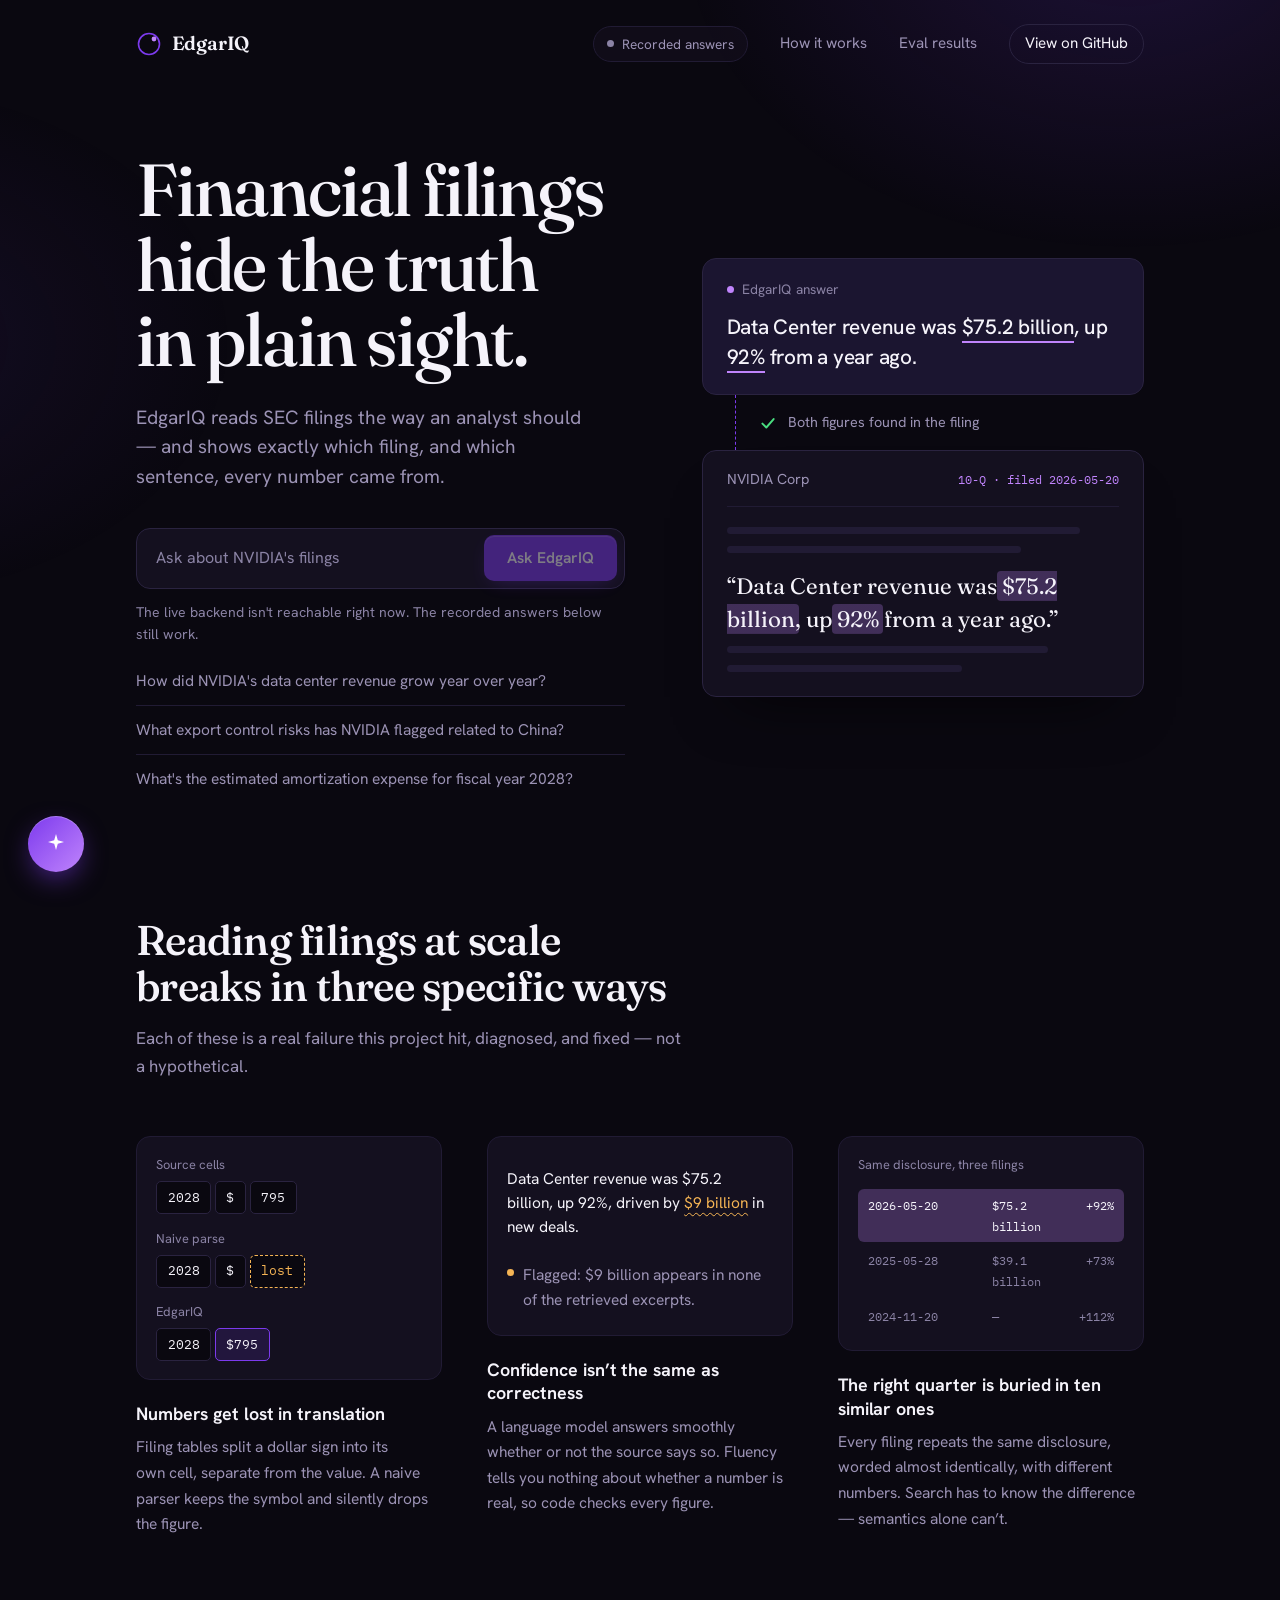
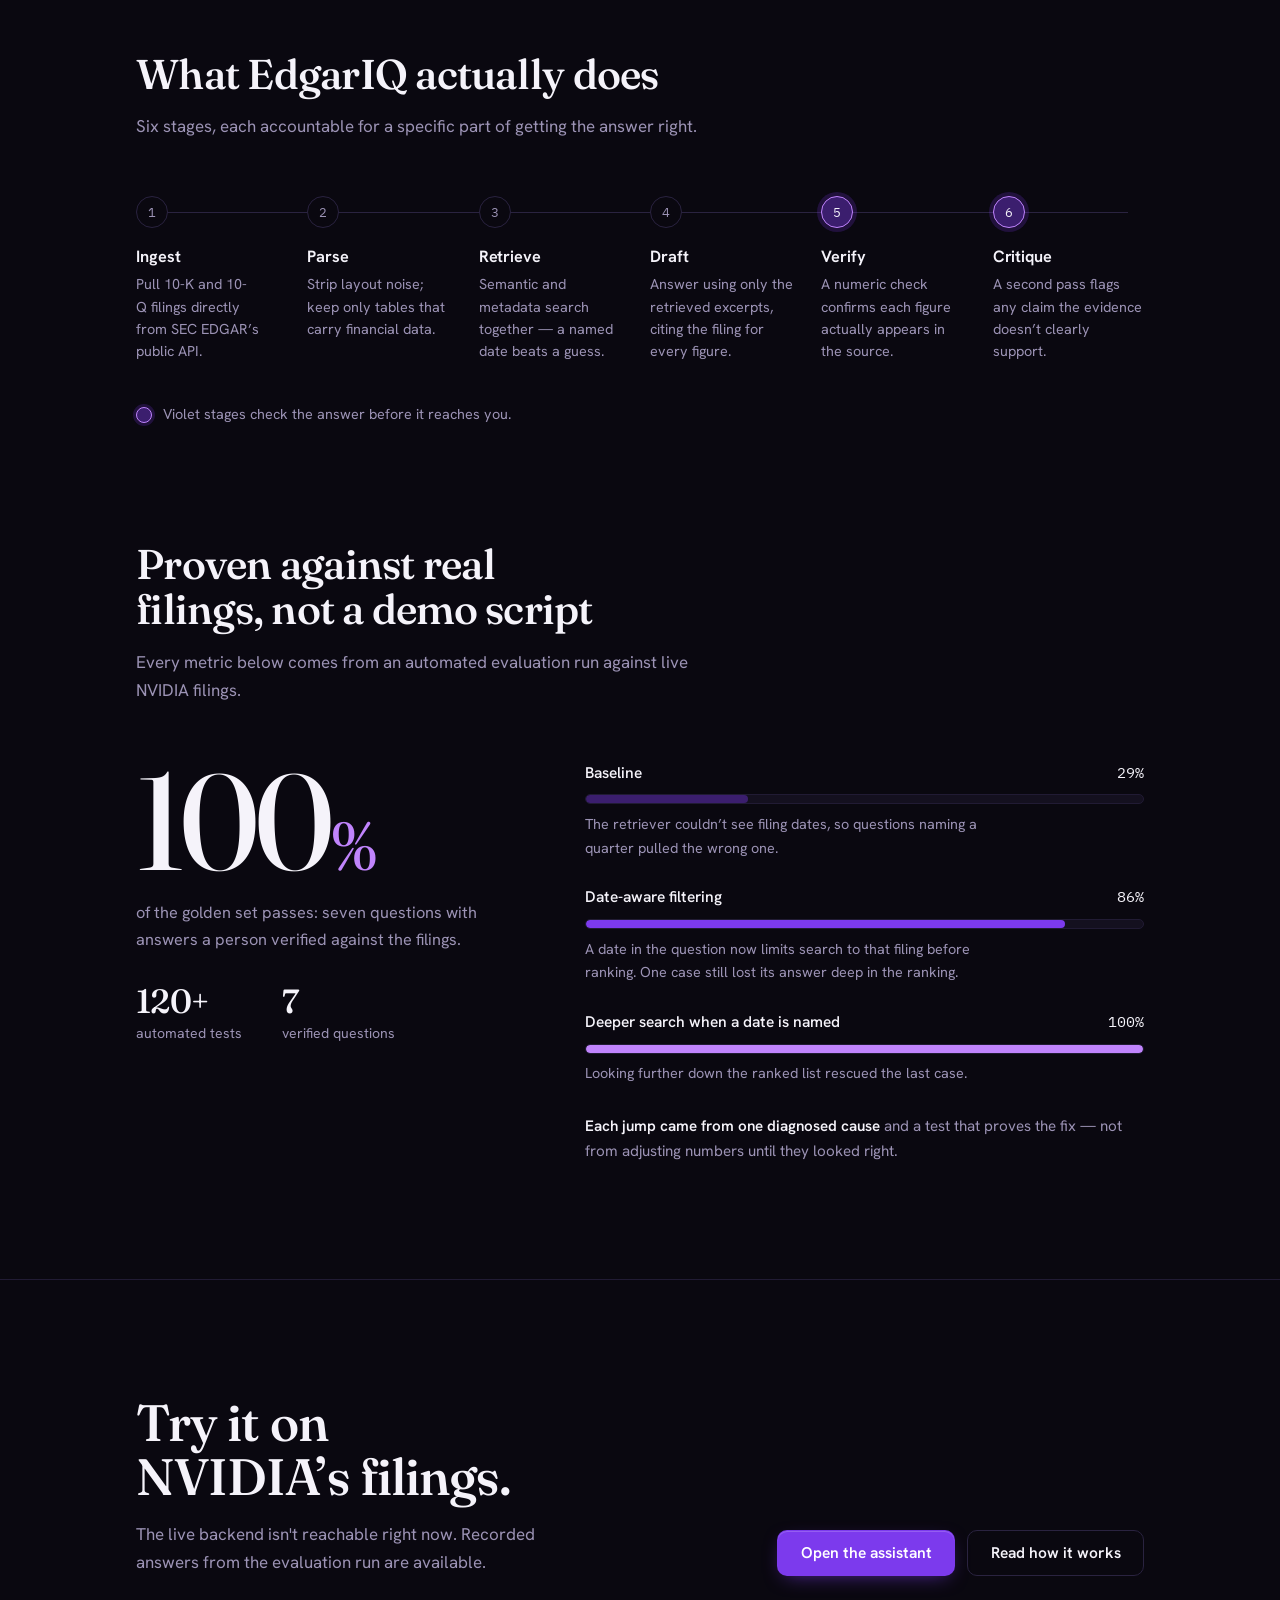
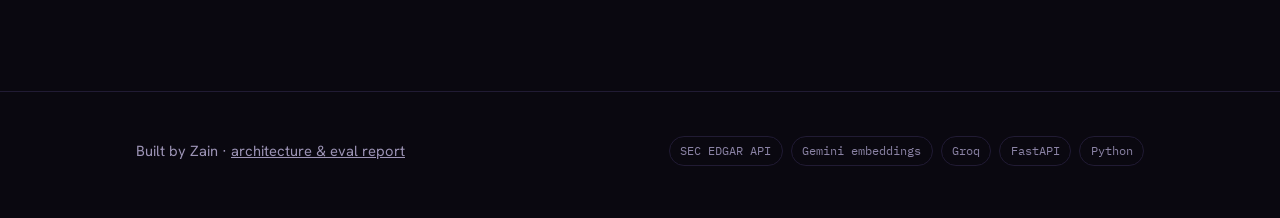
<file: index.html>
<!DOCTYPE html>
<html lang="en">
<head>
<meta charset="UTF-8">
<meta name="viewport" content="width=device-width, initial-scale=1.0">
<title>EdgarIQ — Grounded research over SEC filings</title>
<meta name="description" content="EdgarIQ answers questions about SEC filings with every figure traced back to its source — built on real retrieval, multi-agent verification, and a tested eval harness.">
<meta name="theme-color" content="#0a0810">
<meta property="og:type" content="website">
<meta property="og:title" content="EdgarIQ — Grounded research over SEC filings">
<meta property="og:description" content="Every figure traced to the filing it came from. Multi-agent RAG over SEC EDGAR, verified by code and a tested eval harness.">
<meta property="og:image" content="https://edgar-iq-web.vercel.app/og.png">
<meta property="og:url" content="https://edgar-iq-web.vercel.app/">
<meta name="twitter:card" content="summary_large_image">
<link rel="icon" href="Edgar.png">
<link rel="preload" href="fonts/fraunces-opsz-normal.woff2" as="font" type="font/woff2" crossorigin>
<link rel="preload" href="fonts/hanken-grotesk-wght.woff2" as="font" type="font/woff2" crossorigin>
<link rel="stylesheet" href="styles.css">
<link rel="stylesheet" href="home.css">
<link rel="stylesheet" href="chat-widget.css">
</head>
<body>
<a class="skip-link" href="#main">Skip to content</a>

<header class="site-nav">
  <div class="wrap">
    <a href="index.html" class="logo" aria-label="EdgarIQ home">
      <svg width="26" height="26" viewBox="0 0 26 26" fill="none" aria-hidden="true">
        <circle cx="13" cy="13" r="10.5" stroke="url(#g1)" stroke-width="1.6"/>
        <circle cx="18" cy="8" r="2.4" fill="#C084FC"/>
        <defs>
          <linearGradient id="g1" x1="2" y1="2" x2="24" y2="24">
            <stop stop-color="#7C3AED"/>
            <stop offset="1" stop-color="#3B1E6E"/>
          </linearGradient>
        </defs>
      </svg>
      EdgarIQ
    </a>
    <nav class="nav-links" aria-label="Main">
      <span class="live-pill" id="live-pill" data-state="off"><span class="dot"></span><span id="live-pill-text">Recorded answers</span></span>
      <a href="how-it-works.html">How it works</a>
      <a href="#proof" class="hide-sm">Eval results</a>
      <a class="repo-link" href="https://github.com/MoZainUlAbideen/Edgar_iq" target="_blank" rel="noopener">View on GitHub</a>
    </nav>
  </div>
</header>

<main id="main">

  <section class="hero">
    <div class="wrap hero-grid">
      <div>
        <h1>Financial filings hide the truth in plain sight.</h1>
        <p class="lede">EdgarIQ reads SEC filings the way an analyst should — and shows exactly which filing, and which sentence, every number came from.</p>

        <form class="ask" id="hero-ask-form" autocomplete="off">
          <label class="sr-only" for="hero-ask-input">Ask a question about NVIDIA's filings</label>
          <input id="hero-ask-input" type="text" maxlength="500" placeholder="Ask about NVIDIA's filings" disabled>
          <button class="btn btn-primary" id="hero-ask-btn" type="submit" disabled>Ask EdgarIQ</button>
        </form>
        <p class="ask-status" id="hero-ask-status" role="status">Recorded answers from the evaluation run are ready to play below.</p>

        <ul class="suggest" aria-label="Recorded example answers">
          <li><button type="button" data-curated="0">How did NVIDIA's data center revenue grow year over year?</button></li>
          <li><button type="button" data-curated="3">What export control risks has NVIDIA flagged related to China?</button></li>
          <li><button type="button" data-curated="2">What's the estimated amortization expense for fiscal year 2028?</button></li>
        </ul>
      </div>

      <figure class="specimen" aria-label="Example: an answer checked against its source filing">
        <div class="answer">
          <span class="tag"><span class="dot"></span>EdgarIQ answer</span>
          <p class="answer-text">Data Center revenue was <span class="fig">$75.2 billion</span>, up <span class="fig">92%</span> from a year ago.</p>
        </div>
        <div class="link">
          <svg width="18" height="18" viewBox="0 0 16 16" fill="none" aria-hidden="true"><path d="M3 8.5L6.5 12L13 4.5" stroke="currentColor" stroke-width="1.7" stroke-linecap="round" stroke-linejoin="round"/></svg>
          Both figures found in the filing
        </div>
        <div class="page">
          <div class="page-head"><span>NVIDIA Corp</span><span class="mono">10-Q · filed 2026-05-20</span></div>
          <span class="ghost w90"></span>
          <span class="ghost w75"></span>
          <p class="source-text">&ldquo;Data Center revenue was <mark>$75.2 billion</mark>, up <mark>92%</mark> from a year ago.&rdquo;</p>
          <span class="ghost w82"></span>
          <span class="ghost w60"></span>
        </div>
      </figure>
    </div>
  </section>

  <section class="band" id="problem" style="padding-top:0">
    <div class="wrap">
      <div class="section-head">
        <h2>Reading filings at scale breaks in three specific ways</h2>
        <p>Each of these is a real failure this project hit, diagnosed, and fixed — not a hypothetical.</p>
      </div>
      <div class="problem-list">

        <article class="problem">
          <div class="bit" role="img" aria-label="A table row where the dollar sign sits in its own cell. A naive parse keeps the symbol and drops the number; EdgarIQ merges them into $795.">
            <div>
              <span class="row-label">Source cells</span>
              <div class="cells"><span class="cell">2028</span><span class="cell">$</span><span class="cell">795</span></div>
            </div>
            <div>
              <span class="row-label">Naive parse</span>
              <div class="cells"><span class="cell">2028</span><span class="cell">$</span><span class="cell lost">lost</span></div>
            </div>
            <div>
              <span class="row-label">EdgarIQ</span>
              <div class="cells"><span class="cell">2028</span><span class="cell kept">$795</span></div>
            </div>
          </div>
          <h3>Numbers get lost in translation</h3>
          <p>Filing tables split a dollar sign into its own cell, separate from the value. A naive parser keeps the symbol and silently drops the figure.</p>
        </article>

        <article class="problem">
          <div class="bit" role="img" aria-label="A drafted sentence containing a figure, $9 billion, that appears in none of the retrieved excerpts. EdgarIQ flags it.">
            <p class="claim">Data Center revenue was $75.2 billion, up 92%, driven by <span class="flag">$9 billion</span> in new deals.</p>
            <p class="verdict"><span class="dot"></span><span>Flagged: $9 billion appears in none of the retrieved excerpts.</span></p>
          </div>
          <h3>Confidence isn&rsquo;t the same as correctness</h3>
          <p>A language model answers smoothly whether or not the source says so. Fluency tells you nothing about whether a number is real, so code checks every figure.</p>
        </article>

        <article class="problem">
          <div class="bit" role="img" aria-label="Three quarterly filings that report the same disclosure with different numbers. The question names 2026-05-20, so only that filing is highlighted.">
            <span class="row-label" style="margin:0">Same disclosure, three filings</span>
            <div class="filings">
              <div class="f hit"><span class="when">2026-05-20</span><span>$75.2 billion</span><span class="v">+92%</span></div>
              <div class="f"><span class="when">2025-05-28</span><span>$39.1 billion</span><span class="v">+73%</span></div>
              <div class="f"><span class="when">2024-11-20</span><span>—</span><span class="v">+112%</span></div>
            </div>
          </div>
          <h3>The right quarter is buried in ten similar ones</h3>
          <p>Every filing repeats the same disclosure, worded almost identically, with different numbers. Search has to know the difference — semantics alone can&rsquo;t.</p>
        </article>

      </div>
    </div>
  </section>

  <section class="band" id="pipeline" style="padding-top:0">
    <div class="wrap">
      <div class="section-head">
        <h2>What EdgarIQ actually does</h2>
        <p>Six stages, each accountable for a specific part of getting the answer right.</p>
      </div>
      <ol class="rail">
        <li class="stage"><span class="node">1</span>
          <h3>Ingest</h3>
          <p>Pull 10-K and 10-Q filings directly from SEC EDGAR&rsquo;s public API.</p>
        </li>
        <li class="stage"><span class="node">2</span>
          <h3>Parse</h3>
          <p>Strip layout noise; keep only tables that carry financial data.</p>
        </li>
        <li class="stage"><span class="node">3</span>
          <h3>Retrieve</h3>
          <p>Semantic and metadata search together — a named date beats a guess.</p>
        </li>
        <li class="stage"><span class="node">4</span>
          <h3>Draft</h3>
          <p>Answer using only the retrieved excerpts, citing the filing for every figure.</p>
        </li>
        <li class="stage gate"><span class="node">5</span>
          <h3>Verify</h3>
          <p>A numeric check confirms each figure actually appears in the source.</p>
        </li>
        <li class="stage gate"><span class="node">6</span>
          <h3>Critique</h3>
          <p>A second pass flags any claim the evidence doesn&rsquo;t clearly support.</p>
        </li>
      </ol>
      <p class="rail-legend"><span class="swatch" aria-hidden="true"></span>Violet stages check the answer before it reaches you.</p>
    </div>
  </section>

  <section class="band" id="proof" style="padding-top:0">
    <div class="wrap">
      <div class="section-head">
        <h2>Proven against real filings, not a demo script</h2>
        <p>Every metric below comes from an automated evaluation run against live NVIDIA filings.</p>
      </div>
      <div class="proof">
        <div class="proof-lead">
          <div class="big">100<span>%</span></div>
          <p>of the golden set passes: seven questions with answers a person verified against the filings.</p>
          <dl class="proof-stats">
            <div><dt>automated tests</dt><dd>120+</dd></div>
            <div><dt>verified questions</dt><dd>7</dd></div>
          </dl>
        </div>
        <div>
          <ol class="journey" aria-label="Golden-set pass rate over three runs">
            <li>
              <div class="head"><span class="what">Baseline</span><span class="pct">29%</span></div>
              <div class="bar"><i style="--v:29%;--c:var(--violet-deep)"></i></div>
              <p class="why">The retriever couldn&rsquo;t see filing dates, so questions naming a quarter pulled the wrong one.</p>
            </li>
            <li>
              <div class="head"><span class="what">Date-aware filtering</span><span class="pct">86%</span></div>
              <div class="bar"><i style="--v:86%;--c:var(--violet)"></i></div>
              <p class="why">A date in the question now limits search to that filing before ranking. One case still lost its answer deep in the ranking.</p>
            </li>
            <li>
              <div class="head"><span class="what">Deeper search when a date is named</span><span class="pct">100%</span></div>
              <div class="bar"><i style="--v:100%;--c:var(--violet-bright)"></i></div>
              <p class="why">Looking further down the ranked list rescued the last case.</p>
            </li>
          </ol>
          <p class="journey-note"><strong>Each jump came from one diagnosed cause</strong> and a test that proves the fix — not from adjusting numbers until they looked right.</p>
        </div>
      </div>
    </div>
  </section>

  <section class="band cta" id="try-it">
    <div class="wrap cta-inner">
      <div>
        <h2>Try it on NVIDIA&rsquo;s filings.</h2>
        <p data-live-copy>Recorded answers from the evaluation run are available now.</p>
      </div>
      <div class="hero-actions" style="display:flex;gap:0.75rem;flex-wrap:wrap">
        <button type="button" class="btn btn-primary" id="open-chat-cta">Open the assistant</button>
        <a href="how-it-works.html" class="btn btn-ghost">Read how it works</a>
      </div>
    </div>
  </section>

</main>

<footer>
  <div class="wrap">
    <p>Built by Zain · <a href="how-it-works.html">architecture &amp; eval report</a></p>
    <div class="stack-tags">
      <span>SEC EDGAR API</span>
      <span>Gemini embeddings</span>
      <span>Groq</span>
      <span>FastAPI</span>
      <span>Python</span>
    </div>
  </div>
</footer>

<!-- Chat widget -->
<button class="chat-launcher" id="chat-launcher" aria-label="Open EdgarIQ assistant" aria-expanded="false" aria-controls="chat-panel">
  <svg viewBox="0 0 24 24" fill="currentColor" aria-hidden="true"><path d="M12 2l1.8 6.2L20 10l-6.2 1.8L12 18l-1.8-6.2L4 10l6.2-1.8L12 2z"/></svg>
  <span class="launcher-dot" id="launcher-dot" hidden></span>
</button>

<div class="chat-panel" id="chat-panel" role="dialog" aria-label="EdgarIQ assistant">
  <div class="chat-header">
    <span class="title"><span class="pulse"></span>EdgarIQ Assistant</span>
    <button class="close-btn" id="chat-close" aria-label="Close assistant">
      <svg width="18" height="18" viewBox="0 0 18 18" fill="none" aria-hidden="true"><path d="M4 4l10 10M14 4L4 14" stroke="currentColor" stroke-width="1.5" stroke-linecap="round"/></svg>
    </button>
  </div>
  <div class="chat-subnote" id="chat-subnote">Real answers from a recorded evaluation run against NVIDIA&rsquo;s filings.</div>
  <div class="chat-chips" id="chat-chips"></div>
  <div class="chat-messages" id="chat-messages" role="log" aria-live="polite" aria-label="Conversation"></div>
  <div class="chat-footer">
    <div class="chat-input-row" id="chat-input-row">
      <label class="sr-only" for="chat-input">Your question</label>
      <input type="text" id="chat-input" placeholder="Live backend not connected" maxlength="500" autocomplete="off" disabled>
      <button id="chat-send" type="button" aria-label="Send question" disabled>
        <svg width="14" height="14" viewBox="0 0 14 14" fill="none" aria-hidden="true"><path d="M1 7h11M8 3l4 4-4 4" stroke="currentColor" stroke-width="1.5" stroke-linecap="round" stroke-linejoin="round"/></svg>
      </button>
    </div>
  </div>
</div>

<script src="config.js"></script>
<script src="conversations.js"></script>
<script src="script.js"></script>
</body>
</html>
</file>
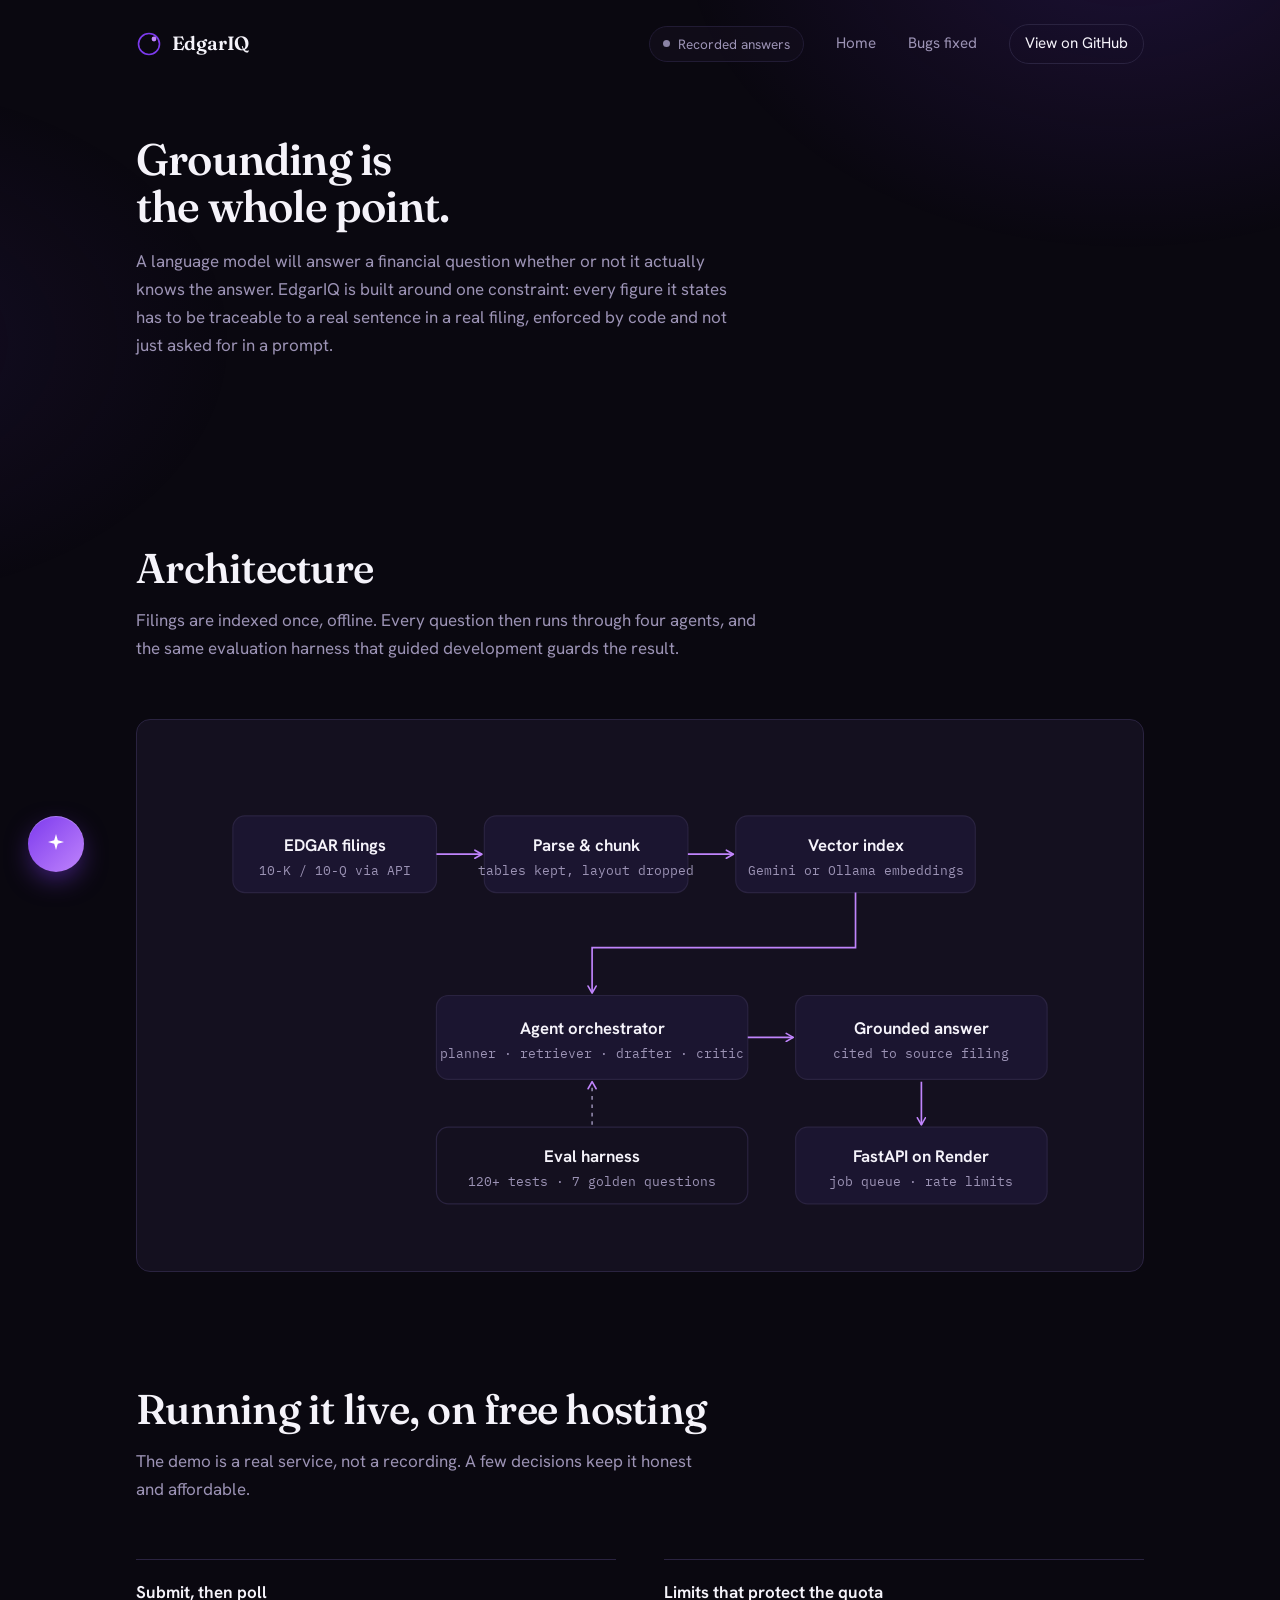
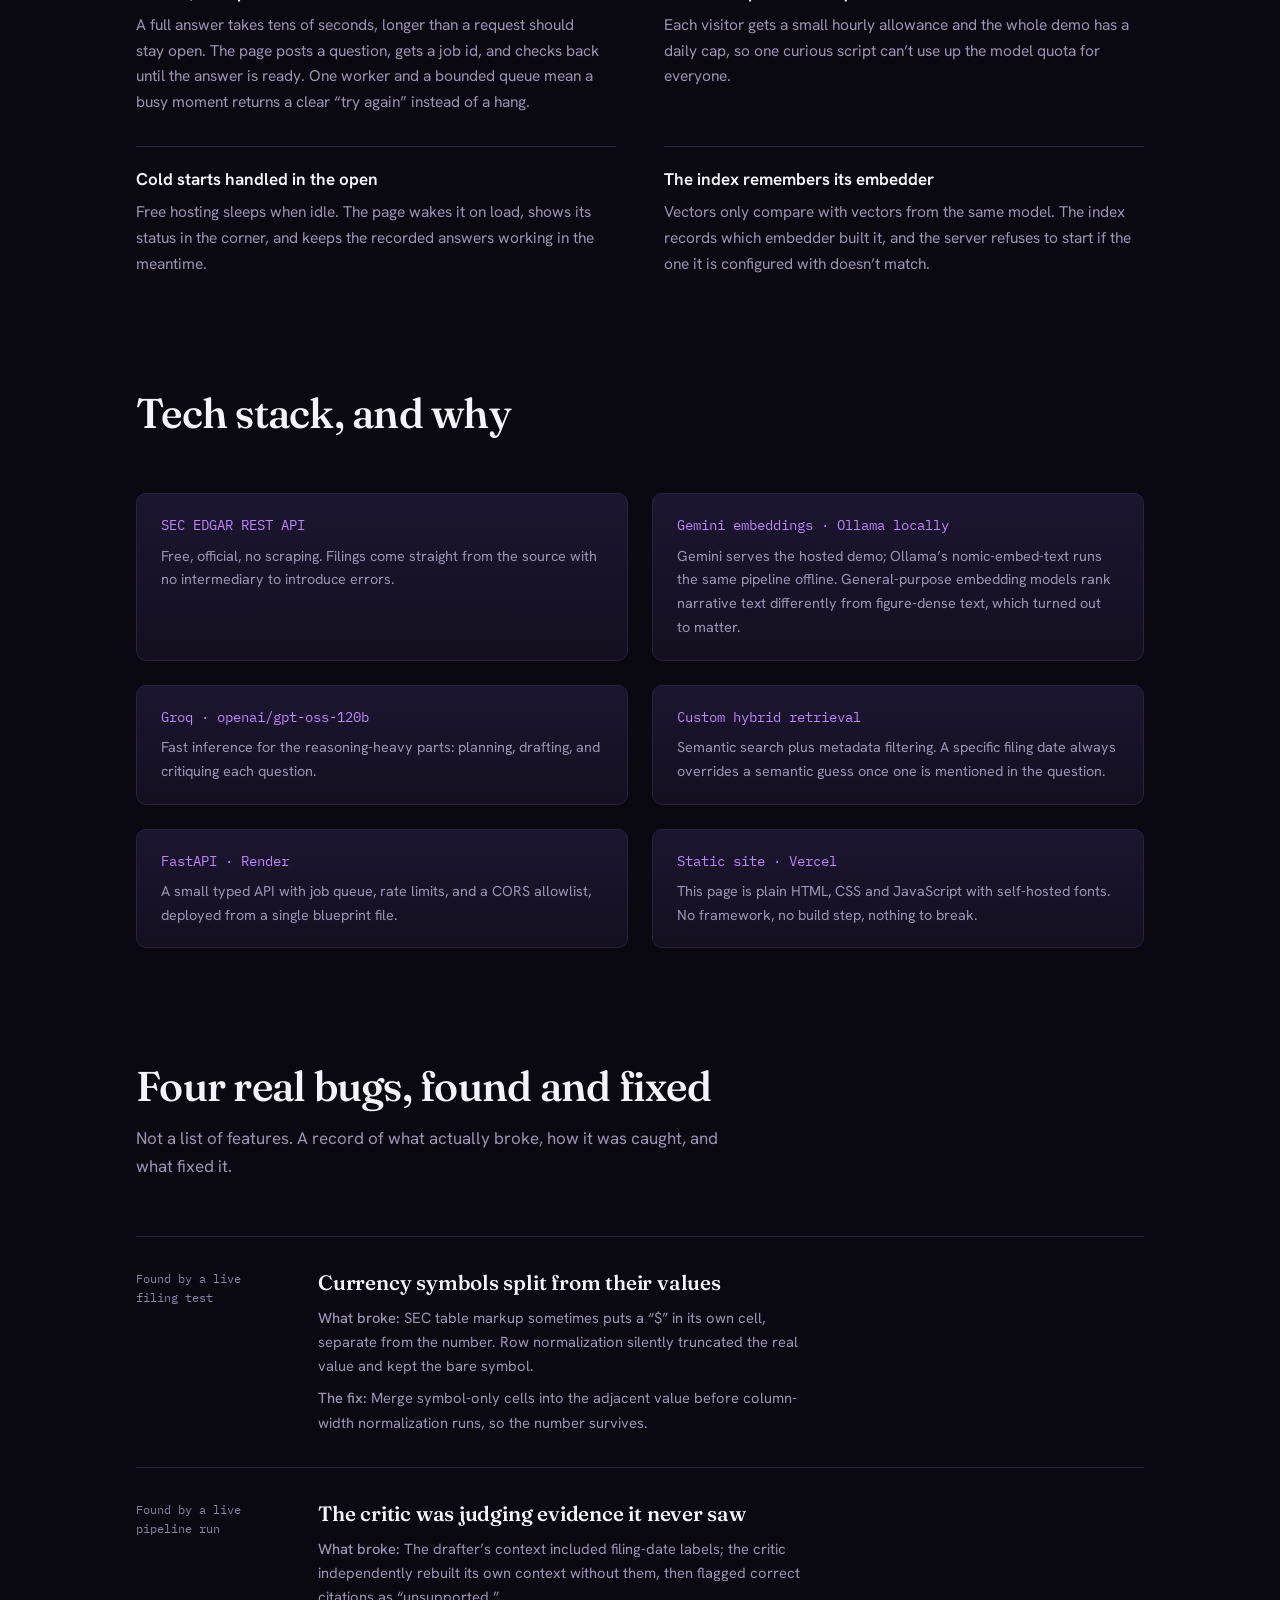
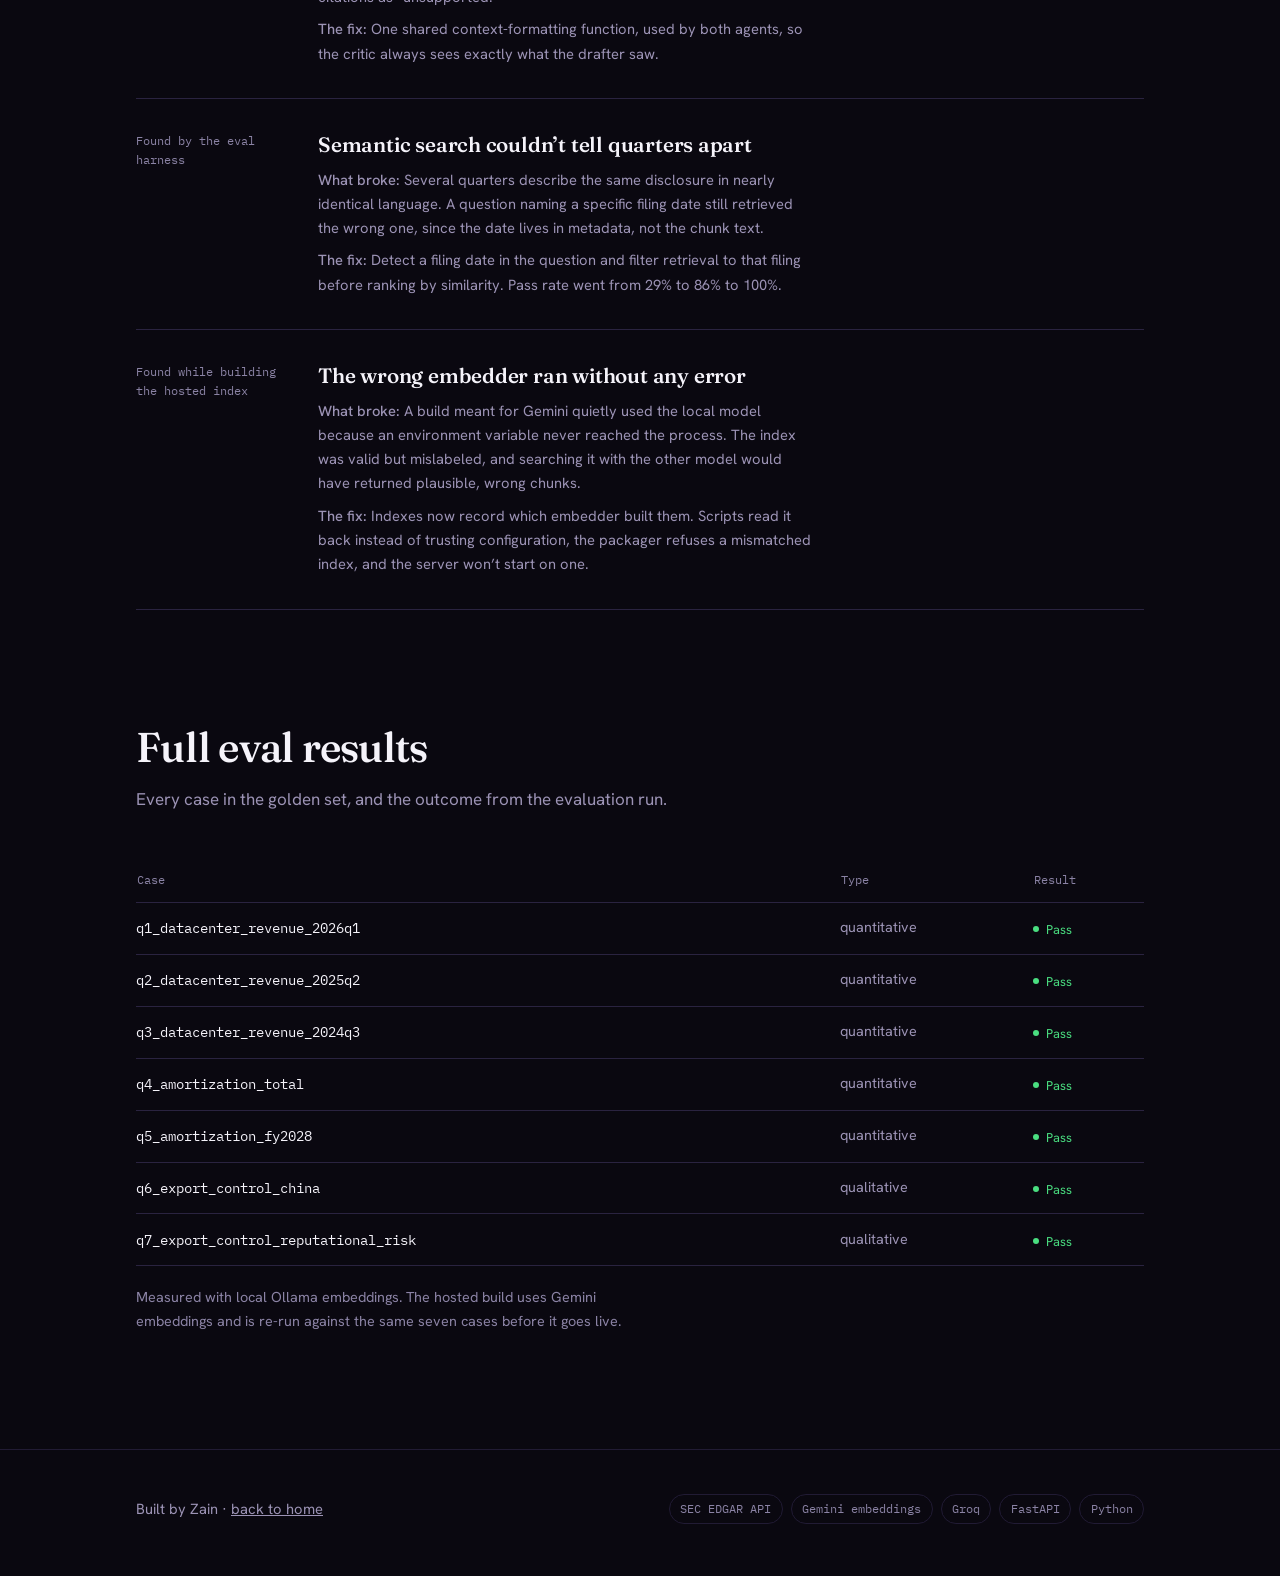
<file: how-it-works.html>
<!DOCTYPE html>
<html lang="en">
<head>
<meta charset="UTF-8">
<meta name="viewport" content="width=device-width, initial-scale=1.0">
<title>How EdgarIQ works</title>
<meta name="description" content="Architecture, live deployment, and four real bugs found and fixed while building EdgarIQ's grounded retrieval pipeline.">
<meta name="theme-color" content="#0a0810">
<meta property="og:type" content="website">
<meta property="og:title" content="How EdgarIQ works">
<meta property="og:description" content="Architecture, live deployment, and four real bugs found and fixed while building a grounded SEC-filing assistant.">
<meta property="og:image" content="https://edgar-iq-web.vercel.app/og.png">
<meta name="twitter:card" content="summary_large_image">
<link rel="icon" href="Edgar.png">
<link rel="preload" href="fonts/fraunces-opsz-normal.woff2" as="font" type="font/woff2" crossorigin>
<link rel="preload" href="fonts/hanken-grotesk-wght.woff2" as="font" type="font/woff2" crossorigin>
<link rel="stylesheet" href="styles.css">
<link rel="stylesheet" href="how.css">
<link rel="stylesheet" href="chat-widget.css">
</head>
<body>
<a class="skip-link" href="#main">Skip to content</a>

<header class="site-nav">
  <div class="wrap">
    <a href="index.html" class="logo" aria-label="EdgarIQ home">
      <svg width="26" height="26" viewBox="0 0 26 26" fill="none" aria-hidden="true">
        <circle cx="13" cy="13" r="10.5" stroke="url(#g1)" stroke-width="1.6"/>
        <circle cx="18" cy="8" r="2.4" fill="#C084FC"/>
        <defs>
          <linearGradient id="g1" x1="2" y1="2" x2="24" y2="24">
            <stop stop-color="#7C3AED"/>
            <stop offset="1" stop-color="#3B1E6E"/>
          </linearGradient>
        </defs>
      </svg>
      EdgarIQ
    </a>
    <nav class="nav-links" aria-label="Main">
      <span class="live-pill" id="live-pill" data-state="off"><span class="dot"></span><span id="live-pill-text">Recorded answers</span></span>
      <a href="index.html">Home</a>
      <a href="#bugs" class="hide-sm">Bugs fixed</a>
      <a class="repo-link" href="https://github.com/MoZainUlAbideen/Edgar_iq" target="_blank" rel="noopener">View on GitHub</a>
    </nav>
  </div>
</header>

<main id="main">

  <section>
    <div class="wrap page-intro">
      <h1>Grounding is the whole point.</h1>
      <p>A language model will answer a financial question whether or not it actually knows the answer. EdgarIQ is built around one constraint: every figure it states has to be traceable to a real sentence in a real filing, enforced by code and not just asked for in a prompt.</p>
    </div>
  </section>

  <section class="band" id="architecture">
    <div class="wrap">
      <div class="section-head">
        <h2>Architecture</h2>
        <p>Filings are indexed once, offline. Every question then runs through four agents, and the same evaluation harness that guided development guards the result.</p>
      </div>
      <div class="diagram-wrap">
        <svg viewBox="0 0 760 380" xmlns="http://www.w3.org/2000/svg" role="img" aria-label="Architecture: EDGAR filings are parsed and chunked into a vector index. An agent orchestrator retrieves from it and produces a grounded answer, served by a FastAPI service on Render. An eval harness tests the orchestrator.">
          <defs>
            <marker id="arrow" viewBox="0 0 10 10" refX="8" refY="5" markerWidth="6" markerHeight="6" orient="auto-start-reverse">
              <path d="M1 1L8 5L1 9" fill="none" stroke="#C084FC" stroke-width="1.6" stroke-linecap="round" stroke-linejoin="round"/>
            </marker>
          </defs>
          <rect x="40" y="40" width="170" height="64" rx="10" fill="#1b1530" stroke="#2a2340"/>
          <text x="125.0" y="69.0" text-anchor="middle" fill="#f5f3fa" font-family="Hanken Grotesk, sans-serif" font-size="14" font-weight="650">EDGAR filings</text>
          <text x="125.0" y="89.0" text-anchor="middle" fill="#9c93b5" font-family="IBM Plex Mono, monospace" font-size="10.5">10-K / 10-Q via API</text>
          <rect x="250" y="40" width="170" height="64" rx="10" fill="#1b1530" stroke="#2a2340"/>
          <text x="335.0" y="69.0" text-anchor="middle" fill="#f5f3fa" font-family="Hanken Grotesk, sans-serif" font-size="14" font-weight="650">Parse &amp; chunk</text>
          <text x="335.0" y="89.0" text-anchor="middle" fill="#9c93b5" font-family="IBM Plex Mono, monospace" font-size="10.5">tables kept, layout dropped</text>
          <rect x="460" y="40" width="200" height="64" rx="10" fill="#1b1530" stroke="#2a2340"/>
          <text x="560.0" y="69.0" text-anchor="middle" fill="#f5f3fa" font-family="Hanken Grotesk, sans-serif" font-size="14" font-weight="650">Vector index</text>
          <text x="560.0" y="89.0" text-anchor="middle" fill="#9c93b5" font-family="IBM Plex Mono, monospace" font-size="10.5">Gemini or Ollama embeddings</text>
          <path d="M210 72 L248 72" fill="none" stroke="#C084FC" stroke-width="1.4" marker-end="url(#arrow)"/>
          <path d="M420 72 L458 72" fill="none" stroke="#C084FC" stroke-width="1.4" marker-end="url(#arrow)"/>
          <path d="M560 104 L560 150 L340 150 L340 188" fill="none" stroke="#C084FC" stroke-width="1.4" marker-end="url(#arrow)"/>
          <rect x="210" y="190" width="260" height="70" rx="10" fill="#1b1530" stroke="#2a2340"/>
          <text x="340.0" y="222.0" text-anchor="middle" fill="#f5f3fa" font-family="Hanken Grotesk, sans-serif" font-size="14" font-weight="650">Agent orchestrator</text>
          <text x="340.0" y="242.0" text-anchor="middle" fill="#9c93b5" font-family="IBM Plex Mono, monospace" font-size="10.5">planner · retriever · drafter · critic</text>
          <path d="M470 225 L508 225" fill="none" stroke="#C084FC" stroke-width="1.4" marker-end="url(#arrow)"/>
          <rect x="510" y="190" width="210" height="70" rx="10" fill="#1b1530" stroke="#2a2340"/>
          <text x="615.0" y="222.0" text-anchor="middle" fill="#f5f3fa" font-family="Hanken Grotesk, sans-serif" font-size="14" font-weight="650">Grounded answer</text>
          <text x="615.0" y="242.0" text-anchor="middle" fill="#9c93b5" font-family="IBM Plex Mono, monospace" font-size="10.5">cited to source filing</text>
          <path d="M615 262 L615 298" fill="none" stroke="#C084FC" stroke-width="1.4" marker-end="url(#arrow)"/>
          <rect x="510" y="300" width="210" height="64" rx="10" fill="#1b1530" stroke="#2a2340"/>
          <text x="615.0" y="329.0" text-anchor="middle" fill="#f5f3fa" font-family="Hanken Grotesk, sans-serif" font-size="14" font-weight="650">FastAPI on Render</text>
          <text x="615.0" y="349.0" text-anchor="middle" fill="#9c93b5" font-family="IBM Plex Mono, monospace" font-size="10.5">job queue · rate limits</text>
          <path d="M340 298 L340 262" fill="none" stroke="#8b83a5" stroke-width="1.4" stroke-dasharray="3 4" marker-end="url(#arrow)"/>
          <rect x="210" y="300" width="260" height="64" rx="10" fill="#14101f" stroke="#2a2340"/>
          <text x="340.0" y="329.0" text-anchor="middle" fill="#f5f3fa" font-family="Hanken Grotesk, sans-serif" font-size="14" font-weight="650">Eval harness</text>
          <text x="340.0" y="349.0" text-anchor="middle" fill="#9c93b5" font-family="IBM Plex Mono, monospace" font-size="10.5">120+ tests · 7 golden questions</text>
        </svg>
      </div>
    </div>
  </section>

  <section class="band" id="live" style="padding-top:0">
    <div class="wrap">
      <div class="section-head">
        <h2>Running it live, on free hosting</h2>
        <p>The demo is a real service, not a recording. A few decisions keep it honest and affordable.</p>
      </div>
      <dl class="live-list">
        <div>
          <dt>Submit, then poll</dt>
          <dd>A full answer takes tens of seconds, longer than a request should stay open. The page posts a question, gets a job id, and checks back until the answer is ready. One worker and a bounded queue mean a busy moment returns a clear &ldquo;try again&rdquo; instead of a hang.</dd>
        </div>
        <div>
          <dt>Limits that protect the quota</dt>
          <dd>Each visitor gets a small hourly allowance and the whole demo has a daily cap, so one curious script can&rsquo;t use up the model quota for everyone.</dd>
        </div>
        <div>
          <dt>Cold starts handled in the open</dt>
          <dd>Free hosting sleeps when idle. The page wakes it on load, shows its status in the corner, and keeps the recorded answers working in the meantime.</dd>
        </div>
        <div>
          <dt>The index remembers its embedder</dt>
          <dd>Vectors only compare with vectors from the same model. The index records which embedder built it, and the server refuses to start if the one it is configured with doesn&rsquo;t match.</dd>
        </div>
      </dl>
    </div>
  </section>

  <section class="band" id="stack" style="padding-top:0">
    <div class="wrap">
      <div class="section-head">
        <h2>Tech stack, and why</h2>
      </div>
      <div class="tech-grid">
        <div class="tech-item">
          <span class="name">SEC EDGAR REST API</span>
          <p>Free, official, no scraping. Filings come straight from the source with no intermediary to introduce errors.</p>
        </div>
        <div class="tech-item">
          <span class="name">Gemini embeddings · Ollama locally</span>
          <p>Gemini serves the hosted demo; Ollama&rsquo;s nomic-embed-text runs the same pipeline offline. General-purpose embedding models rank narrative text differently from figure-dense text, which turned out to matter.</p>
        </div>
        <div class="tech-item">
          <span class="name">Groq · openai/gpt-oss-120b</span>
          <p>Fast inference for the reasoning-heavy parts: planning, drafting, and critiquing each question.</p>
        </div>
        <div class="tech-item">
          <span class="name">Custom hybrid retrieval</span>
          <p>Semantic search plus metadata filtering. A specific filing date always overrides a semantic guess once one is mentioned in the question.</p>
        </div>
        <div class="tech-item">
          <span class="name">FastAPI · Render</span>
          <p>A small typed API with job queue, rate limits, and a CORS allowlist, deployed from a single blueprint file.</p>
        </div>
        <div class="tech-item">
          <span class="name">Static site · Vercel</span>
          <p>This page is plain HTML, CSS and JavaScript with self-hosted fonts. No framework, no build step, nothing to break.</p>
        </div>
      </div>
    </div>
  </section>

  <section class="band" id="bugs" style="padding-top:0">
    <div class="wrap">
      <div class="section-head">
        <h2>Four real bugs, found and fixed</h2>
        <p>Not a list of features. A record of what actually broke, how it was caught, and what fixed it.</p>
      </div>
      <div class="case-list">
        <div class="case-item">
          <span class="case-result">Found by a live filing test</span>
          <div>
            <h3>Currency symbols split from their values</h3>
            <p class="case-detail"><strong>What broke:</strong> SEC table markup sometimes puts a &ldquo;$&rdquo; in its own cell, separate from the number. Row normalization silently truncated the real value and kept the bare symbol.</p>
            <p class="case-detail"><strong>The fix:</strong> Merge symbol-only cells into the adjacent value before column-width normalization runs, so the number survives.</p>
          </div>
        </div>
        <div class="case-item">
          <span class="case-result">Found by a live pipeline run</span>
          <div>
            <h3>The critic was judging evidence it never saw</h3>
            <p class="case-detail"><strong>What broke:</strong> The drafter&rsquo;s context included filing-date labels; the critic independently rebuilt its own context without them, then flagged correct citations as &ldquo;unsupported.&rdquo;</p>
            <p class="case-detail"><strong>The fix:</strong> One shared context-formatting function, used by both agents, so the critic always sees exactly what the drafter saw.</p>
          </div>
        </div>
        <div class="case-item">
          <span class="case-result">Found by the eval harness</span>
          <div>
            <h3>Semantic search couldn&rsquo;t tell quarters apart</h3>
            <p class="case-detail"><strong>What broke:</strong> Several quarters describe the same disclosure in nearly identical language. A question naming a specific filing date still retrieved the wrong one, since the date lives in metadata, not the chunk text.</p>
            <p class="case-detail"><strong>The fix:</strong> Detect a filing date in the question and filter retrieval to that filing before ranking by similarity. Pass rate went from 29% to 86% to 100%.</p>
          </div>
        </div>
        <div class="case-item">
          <span class="case-result">Found while building the hosted index</span>
          <div>
            <h3>The wrong embedder ran without any error</h3>
            <p class="case-detail"><strong>What broke:</strong> A build meant for Gemini quietly used the local model because an environment variable never reached the process. The index was valid but mislabeled, and searching it with the other model would have returned plausible, wrong chunks.</p>
            <p class="case-detail"><strong>The fix:</strong> Indexes now record which embedder built them. Scripts read it back instead of trusting configuration, the packager refuses a mismatched index, and the server won&rsquo;t start on one.</p>
          </div>
        </div>
      </div>
    </div>
  </section>

  <section class="band" id="eval-detail" style="padding-top:0">
    <div class="wrap">
      <div class="section-head">
        <h2>Full eval results</h2>
        <p>Every case in the golden set, and the outcome from the evaluation run.</p>
      </div>
      <div class="table-scroll">
      <table class="eval-table">
        <thead>
          <tr><th scope="col">Case</th><th scope="col">Type</th><th scope="col">Result</th></tr>
        </thead>
        <tbody>
          <tr><td>q1_datacenter_revenue_2026q1</td><td>quantitative</td><td><span class="pass-badge"><span class="dot"></span>Pass</span></td></tr>
          <tr><td>q2_datacenter_revenue_2025q2</td><td>quantitative</td><td><span class="pass-badge"><span class="dot"></span>Pass</span></td></tr>
          <tr><td>q3_datacenter_revenue_2024q3</td><td>quantitative</td><td><span class="pass-badge"><span class="dot"></span>Pass</span></td></tr>
          <tr><td>q4_amortization_total</td><td>quantitative</td><td><span class="pass-badge"><span class="dot"></span>Pass</span></td></tr>
          <tr><td>q5_amortization_fy2028</td><td>quantitative</td><td><span class="pass-badge"><span class="dot"></span>Pass</span></td></tr>
          <tr><td>q6_export_control_china</td><td>qualitative</td><td><span class="pass-badge"><span class="dot"></span>Pass</span></td></tr>
          <tr><td>q7_export_control_reputational_risk</td><td>qualitative</td><td><span class="pass-badge"><span class="dot"></span>Pass</span></td></tr>
        </tbody>
      </table>
      </div>
      <p class="eval-note">Measured with local Ollama embeddings. The hosted build uses Gemini embeddings and is re-run against the same seven cases before it goes live.</p>
    </div>
  </section>

</main>

<footer>
  <div class="wrap">
    <p>Built by Zain · <a href="index.html">back to home</a></p>
    <div class="stack-tags">
      <span>SEC EDGAR API</span>
      <span>Gemini embeddings</span>
      <span>Groq</span>
      <span>FastAPI</span>
      <span>Python</span>
    </div>
  </div>
</footer>

<!-- Chat widget -->
<button class="chat-launcher" id="chat-launcher" aria-label="Open EdgarIQ assistant" aria-expanded="false" aria-controls="chat-panel">
  <svg viewBox="0 0 24 24" fill="currentColor" aria-hidden="true"><path d="M12 2l1.8 6.2L20 10l-6.2 1.8L12 18l-1.8-6.2L4 10l6.2-1.8L12 2z"/></svg>
  <span class="launcher-dot" id="launcher-dot" hidden></span>
</button>

<div class="chat-panel" id="chat-panel" role="dialog" aria-label="EdgarIQ assistant">
  <div class="chat-header">
    <span class="title"><span class="pulse"></span>EdgarIQ Assistant</span>
    <button class="close-btn" id="chat-close" aria-label="Close assistant">
      <svg width="18" height="18" viewBox="0 0 18 18" fill="none" aria-hidden="true"><path d="M4 4l10 10M14 4L4 14" stroke="currentColor" stroke-width="1.5" stroke-linecap="round"/></svg>
    </button>
  </div>
  <div class="chat-subnote" id="chat-subnote">Real answers from a recorded evaluation run against NVIDIA&rsquo;s filings.</div>
  <div class="chat-chips" id="chat-chips"></div>
  <div class="chat-messages" id="chat-messages" role="log" aria-live="polite" aria-label="Conversation"></div>
  <div class="chat-footer">
    <div class="chat-input-row" id="chat-input-row">
      <label class="sr-only" for="chat-input">Your question</label>
      <input type="text" id="chat-input" placeholder="Live backend not connected" maxlength="500" autocomplete="off" disabled>
      <button id="chat-send" type="button" aria-label="Send question" disabled>
        <svg width="14" height="14" viewBox="0 0 14 14" fill="none" aria-hidden="true"><path d="M1 7h11M8 3l4 4-4 4" stroke="currentColor" stroke-width="1.5" stroke-linecap="round" stroke-linejoin="round"/></svg>
      </button>
    </div>
  </div>
</div>

<script src="config.js"></script>
<script src="conversations.js"></script>
<script src="script.js"></script>
</body>
</html>
</file>
<file: styles.css>
/* ============================================================
   EdgarIQ — design tokens, base, shared components
   Palette is the client-supplied reference (near-black base, violet
   family). Craft is spent on type, the provenance hero, and real
   specimens of each failure mode instead of on decoration.
   ============================================================ */

/* Self-hosted fonts: no third-party request, no layout swap on first paint. */
@font-face {
  font-family: "Fraunces";
  src: url("fonts/fraunces-opsz-normal.woff2") format("woff2");
  font-weight: 100 900;
  font-style: normal;
  font-display: swap;
}
@font-face {
  font-family: "Fraunces";
  src: url("fonts/fraunces-opsz-italic.woff2") format("woff2");
  font-weight: 100 900;
  font-style: italic;
  font-display: swap;
}
@font-face {
  font-family: "Hanken Grotesk";
  src: url("fonts/hanken-grotesk-wght.woff2") format("woff2");
  font-weight: 100 900;
  font-style: normal;
  font-display: swap;
}
@font-face {
  font-family: "IBM Plex Mono";
  src: url("fonts/ibm-plex-mono-400.woff2") format("woff2");
  font-weight: 400;
  font-style: normal;
  font-display: swap;
}
@font-face {
  font-family: "IBM Plex Mono";
  src: url("fonts/ibm-plex-mono-500.woff2") format("woff2");
  font-weight: 500;
  font-style: normal;
  font-display: swap;
}

:root {
  /* Color */
  --base: #0a0810;
  --surface: #14101f;
  --surface-raised: #1b1530;
  --border: #2a2340;
  --border-soft: #211b34;
  --violet-deep: #3b1e6e;
  --violet: #7c3aed;
  --violet-bright: #c084fc;
  --mark: rgba(192, 132, 252, 0.26);
  --text: #f5f3fa;
  --text-muted: #9c93b5;
  --text-faint: #8b83a5; /* 5.6:1 on base — the old #6b6285 failed AA */
  --ok: #4ade80;
  --warn: #f5b454;

  /* Type */
  --font-display: "Fraunces", Georgia, "Times New Roman", serif;
  --font-body: "Hanken Grotesk", system-ui, -apple-system, "Segoe UI", sans-serif;
  --font-mono: "IBM Plex Mono", ui-monospace, "SFMono-Regular", Menlo, monospace;

  /* Layout */
  --content-width: 1120px;
  --content-pad: clamp(1.25rem, 5vw, 3.5rem);
  --radius: 14px;
  --radius-sm: 10px;
  --section-space: clamp(4.5rem, 9vw, 8rem);
}

* { box-sizing: border-box; }

html { scroll-behavior: smooth; }

@media (prefers-reduced-motion: reduce) {
  html { scroll-behavior: auto; }
  *, *::before, *::after {
    animation: none !important;
    transition-duration: 0.01ms !important;
  }
}

body {
  margin: 0;
  background: var(--base);
  color: var(--text);
  font-family: var(--font-body);
  font-size: 1.0625rem;
  line-height: 1.65;
  -webkit-font-smoothing: antialiased;
  text-rendering: optimizeLegibility;
}

/* One faint ambient glow, fixed, so it never competes with content. */
body::before {
  content: "";
  position: fixed;
  inset: 0;
  background:
    radial-gradient(ellipse 720px 520px at 88% -8%, rgba(124, 58, 237, 0.17), transparent 62%),
    radial-gradient(ellipse 620px 420px at -12% 38%, rgba(59, 30, 110, 0.22), transparent 62%);
  pointer-events: none;
  z-index: 0;
}

main, header, footer { position: relative; z-index: 1; }

a { color: inherit; }

.wrap {
  max-width: var(--content-width);
  margin: 0 auto;
  padding-inline: var(--content-pad);
}

h1, h2, h3 { margin: 0; }

h1, h2 {
  font-family: var(--font-display);
  font-optical-sizing: auto;
  font-weight: 540;
  letter-spacing: -0.018em;
  text-wrap: balance;
}

h3 {
  font-family: var(--font-body);
  font-weight: 650;
  font-size: 1.05rem;
  line-height: 1.3;
  letter-spacing: -0.005em;
  color: var(--text);
}

p {
  margin: 0;
  color: var(--text-muted);
  max-width: 62ch;
  text-wrap: pretty;
}

.mono {
  font-family: var(--font-mono);
  font-size: 0.85em;
  letter-spacing: 0;
}

.sr-only {
  position: absolute;
  width: 1px; height: 1px;
  margin: -1px; padding: 0;
  overflow: hidden;
  clip: rect(0, 0, 0, 0);
  white-space: nowrap;
  border: 0;
}

:focus-visible {
  outline: 2px solid var(--violet-bright);
  outline-offset: 3px;
  border-radius: 4px;
}

.skip-link {
  position: absolute;
  left: 1rem; top: -4rem;
  z-index: 100;
  background: var(--violet);
  color: #fff;
  padding: 0.6rem 1rem;
  border-radius: var(--radius-sm);
  text-decoration: none;
  transition: top 0.15s ease;
}
.skip-link:focus { top: 1rem; }

/* ---------- Nav ---------- */

.site-nav { padding: 1.5rem 0; }

.site-nav .wrap {
  display: flex;
  align-items: center;
  justify-content: space-between;
  gap: 1rem;
}

.logo {
  display: flex;
  align-items: center;
  gap: 0.6rem;
  font-family: var(--font-display);
  font-size: 1.2rem;
  font-weight: 600;
  letter-spacing: -0.01em;
  text-decoration: none;
  color: var(--text);
}
.logo svg { display: block; }

.nav-links {
  display: flex;
  align-items: center;
  gap: clamp(1rem, 3vw, 2rem);
  font-size: 0.95rem;
}

.nav-links a {
  text-decoration: none;
  color: var(--text-muted);
  transition: color 0.15s ease;
}
.nav-links a:hover { color: var(--text); }

.nav-links .repo-link {
  color: var(--text);
  border: 1px solid var(--border);
  padding: 0.4rem 0.95rem;
  border-radius: 999px;
  transition: border-color 0.15s ease;
}
.nav-links .repo-link:hover { border-color: var(--violet); }

/* Live-backend status — reflects /health, never assumed. */
.live-pill {
  display: inline-flex;
  align-items: center;
  gap: 0.5rem;
  font-size: 0.85rem;
  color: var(--text-muted);
  padding: 0.35rem 0.8rem;
  border: 1px solid var(--border-soft);
  border-radius: 999px;
  background: rgba(20, 16, 31, 0.6);
}
.live-pill .dot {
  width: 7px; height: 7px;
  border-radius: 50%;
  background: var(--text-faint);
}
.live-pill[data-state="live"] { color: var(--text); }
.live-pill[data-state="live"] .dot { background: var(--ok); box-shadow: 0 0 0 3px rgba(74, 222, 128, 0.18); }
.live-pill[data-state="connecting"] .dot { background: var(--warn); }

@media (max-width: 720px) {
  .live-pill { display: none; }
  .nav-links .hide-sm { display: none; }
}

/* ---------- Buttons ---------- */

.btn {
  display: inline-flex;
  align-items: center;
  justify-content: center;
  gap: 0.5rem;
  padding: 0.8rem 1.4rem;
  border-radius: var(--radius-sm);
  font-family: var(--font-body);
  font-size: 0.97rem;
  font-weight: 600;
  line-height: 1.2;
  text-decoration: none;
  cursor: pointer;
  border: 1px solid transparent;
  transition: background 0.15s ease, border-color 0.15s ease, opacity 0.15s ease;
}

.btn-primary {
  background: var(--violet);
  color: #fff;
  box-shadow: inset 0 1px 0 rgba(255, 255, 255, 0.18), 0 6px 20px -8px rgba(124, 58, 237, 0.7);
}
.btn-primary:hover { background: #8b4bf0; }
.btn:disabled { opacity: 0.45; cursor: not-allowed; }

.btn-ghost {
  border-color: var(--border);
  color: var(--text);
  background: transparent;
}
.btn-ghost:hover { border-color: var(--violet); }

/* ---------- Section rhythm ---------- */

.band { padding-block: var(--section-space); }

.section-head {
  max-width: 44rem;
  margin-bottom: clamp(2.25rem, 5vw, 3.5rem);
}
.section-head h2 {
  font-size: clamp(1.85rem, 3.6vw, 2.6rem);
  line-height: 1.1;
  margin-bottom: 0.9rem;
}

/* ---------- Footer ---------- */

footer {
  padding: 2.75rem 0 3.25rem;
  border-top: 1px solid var(--border-soft);
}
footer .wrap {
  display: flex;
  flex-wrap: wrap;
  justify-content: space-between;
  align-items: center;
  gap: 1.25rem 2rem;
}
footer p { font-size: 0.92rem; }
footer p a { color: var(--text-muted); }
footer p a:hover { color: var(--text); }

.stack-tags {
  display: flex;
  flex-wrap: wrap;
  gap: 0.5rem;
}
.stack-tags span {
  font-family: var(--font-mono);
  font-size: 0.76rem;
  color: var(--text-faint);
  border: 1px solid var(--border-soft);
  padding: 0.25rem 0.65rem;
  border-radius: 999px;
}

/* Narrow screens: keep nav on one line */
.nav-links a, .nav-links .repo-link { white-space: nowrap; }
@media (max-width: 480px) {
  .nav-links { gap: 0.9rem; font-size: 0.88rem; }
  .nav-links .repo-link { padding: 0.35rem 0.75rem; }
  .logo { font-size: 1.1rem; }
}
</file>
<file: home.css>
/* ============================================================
   Home — provenance hero, failure-mode specimens, pipeline rail,
   proof, closing call to action
   ============================================================ */

/* ---------- Hero ---------- */

.hero {
  padding-top: clamp(2rem, 5vw, 4rem);
  padding-bottom: var(--section-space);
}

.hero-grid {
  display: grid;
  grid-template-columns: minmax(0, 1.05fr) minmax(0, 0.95fr);
  gap: clamp(2.5rem, 6vw, 5rem);
  align-items: center;
}

@media (max-width: 900px) {
  .hero-grid { grid-template-columns: minmax(0, 1fr); }
}

.hero h1 {
  font-size: clamp(2.75rem, 5.9vw, 4.6rem);
  line-height: 1.02;
  letter-spacing: -0.03em;
  font-weight: 500;
}

.hero .lede {
  margin-top: 1.6rem;
  font-size: 1.2rem;
  line-height: 1.55;
  max-width: 42ch;
}

/* Ask box — the primary action: type a question, get the live pipeline */
.ask {
  margin-top: 2.25rem;
  display: flex;
  gap: 0.5rem;
  padding: 0.4rem;
  max-width: 34rem;
  background: var(--surface);
  border: 1px solid var(--border);
  border-radius: var(--radius);
  transition: border-color 0.15s ease, box-shadow 0.15s ease;
}
.ask:focus-within {
  border-color: var(--violet);
  box-shadow: 0 0 0 3px rgba(192, 132, 252, 0.22);
}
.ask input {
  flex: 1;
  min-width: 0;
  background: none;
  border: none;
  color: var(--text);
  font: inherit;
  font-size: 1rem;
  padding: 0.6rem 0.8rem;
}
.ask input::placeholder { color: var(--text-faint); }
.ask input:focus { outline: none; }
.ask input:disabled { cursor: not-allowed; }

.ask-status {
  margin-top: 0.85rem;
  max-width: 34rem;
  min-height: 2.6em;
  font-size: 0.88rem;
  line-height: 1.5;
  color: var(--text-faint);
}

.suggest {
  list-style: none;
  margin: 0.75rem 0 0;
  padding: 0;
  max-width: 34rem;
}
.suggest li + li { border-top: 1px solid var(--border-soft); }
.suggest button {
  display: block;
  width: 100%;
  background: none;
  border: 0;
  color: var(--text-muted);
  font: inherit;
  font-size: 0.97rem;
  text-align: left;
  padding: 0.7rem 0;
  cursor: pointer;
  transition: color 0.15s ease, padding-left 0.15s ease;
}
.suggest button:hover { color: var(--text); padding-left: 0.4rem; }

/* ---------- Provenance specimen: answer, checked against its source ---------- */

.specimen { margin: 0; }

.specimen .answer {
  position: relative;
  z-index: 1;
  background: var(--surface-raised);
  border: 1px solid var(--border);
  border-radius: var(--radius);
  padding: 1.2rem 1.5rem 1.4rem;
}
.specimen .tag {
  display: flex;
  align-items: center;
  gap: 0.5rem;
  font-size: 0.85rem;
  color: var(--text-faint);
}
.specimen .tag .dot {
  width: 7px; height: 7px;
  border-radius: 50%;
  background: var(--violet-bright);
}
.specimen .answer-text {
  margin-top: 0.7rem;
  color: var(--text);
  font-size: 1.3rem;
  line-height: 1.45;
  font-weight: 500;
  letter-spacing: -0.012em;
  max-width: none;
}

.specimen .fig {
  background: linear-gradient(var(--violet-bright), var(--violet-bright)) no-repeat left bottom / 100% 2px;
  padding-bottom: 3px;
  animation: underline 0.5s ease-out backwards;
}
.specimen .fig:nth-of-type(1) { animation-delay: 1.5s; }
.specimen .fig:nth-of-type(2) { animation-delay: 1.78s; }

.specimen .link {
  display: flex;
  align-items: center;
  gap: 0.7rem;
  min-height: 3.4rem;
  margin-left: 2.1rem;
  padding-left: 1.4rem;
  border-left: 1.5px dashed var(--violet);
  font-size: 0.9rem;
  color: var(--text-muted);
  animation: appear 0.5s 2.1s ease-out backwards;
}
.specimen .link svg { flex: none; color: var(--ok); }

.specimen .page {
  background: var(--surface);
  border: 1px solid var(--border);
  border-radius: var(--radius);
  padding: 1.1rem 1.5rem 1.5rem;
  box-shadow: 0 34px 60px -34px rgba(0, 0, 0, 0.7);
}
.specimen .page-head {
  display: flex;
  justify-content: space-between;
  align-items: baseline;
  gap: 1rem;
  padding-bottom: 0.9rem;
  border-bottom: 1px solid var(--border-soft);
  font-size: 0.9rem;
  color: var(--text-muted);
}
.specimen .page-head .mono { color: var(--violet-bright); }

.specimen .ghost {
  display: block;
  height: 7px;
  border-radius: 4px;
  background: var(--border-soft);
  margin-top: 0.7rem;
}
.specimen .ghost:first-of-type { margin-top: 1.25rem; }
.specimen .w90 { width: 90%; }
.specimen .w75 { width: 75%; }
.specimen .w60 { width: 60%; }
.specimen .w82 { width: 82%; }

.specimen .source-text {
  margin: 1.1rem 0 0.4rem;
  font-family: var(--font-display);
  font-weight: 400;
  font-size: 1.4rem;
  line-height: 1.45;
  color: var(--text);
  max-width: none;
}
.specimen mark {
  background: linear-gradient(var(--mark), var(--mark)) no-repeat left center / 100% 100%;
  color: var(--text);
  padding: 0.04em 0.2em;
  margin-inline: -0.2em;
  border-radius: 4px;
  animation: sweep 0.65s cubic-bezier(0.3, 0.7, 0.2, 1) backwards;
}
.specimen mark:nth-of-type(1) { animation-delay: 0.55s; }
.specimen mark:nth-of-type(2) { animation-delay: 0.95s; }

@keyframes sweep { from { background-size: 0% 100%; } }
@keyframes underline { from { background-size: 0% 2px; } }
@keyframes appear { from { opacity: 0; transform: translateY(-4px); } }

/* ---------- Failure modes, each with a real specimen ---------- */

.problem-list {
  display: grid;
  grid-template-columns: repeat(3, minmax(0, 1fr));
  gap: clamp(1.75rem, 3.5vw, 3rem);
}
@media (max-width: 900px) {
  .problem-list { grid-template-columns: minmax(0, 1fr); gap: 3rem; }
}

.problem h3 { margin-top: 1.4rem; font-size: 1.12rem; }
.problem p { margin-top: 0.55rem; font-size: 0.97rem; }

.bit {
  min-height: 12.5rem;
  display: flex;
  flex-direction: column;
  justify-content: center;
  gap: 0.85rem;
  padding: 1.1rem 1.2rem;
  background: var(--surface);
  border: 1px solid var(--border-soft);
  border-radius: var(--radius);
  font-size: 0.86rem;
  color: var(--text-muted);
}

.bit .row-label { display: block; margin-bottom: 0.35rem; font-size: 0.8rem; color: var(--text-faint); }

/* 1 — table cells */
.cells { display: flex; gap: 4px; }
.cell {
  font-family: var(--font-mono);
  font-size: 0.82rem;
  padding: 0.3rem 0.65rem;
  border: 1px solid var(--border);
  border-radius: 5px;
  background: var(--base);
  color: var(--text);
}
.cell.lost {
  border-style: dashed;
  border-color: var(--warn);
  color: var(--warn);
  min-width: 3.1rem;
  text-align: center;
}
.cell.kept { border-color: var(--violet); background: rgba(124, 58, 237, 0.14); }

/* 2 — unverified number */
.claim { color: var(--text); font-size: 0.95rem; line-height: 1.55; }
.flag {
  color: var(--warn);
  text-decoration: underline wavy var(--warn);
  text-underline-offset: 4px;
  text-decoration-thickness: 1px;
}
.verdict { display: flex; align-items: flex-start; gap: 0.55rem; font-size: 0.84rem; }
.verdict .dot { flex: none; margin-top: 0.45em; width: 7px; height: 7px; border-radius: 50%; background: var(--warn); }

/* 3 — near-identical quarters */
.filings { display: flex; flex-direction: column; gap: 2px; font-family: var(--font-mono); font-size: 0.78rem; }
.filings .f {
  display: grid;
  grid-template-columns: 7.2rem 1fr auto;
  gap: 0.6rem;
  padding: 0.38rem 0.6rem;
  border-radius: 6px;
  color: var(--text-faint);
}
.filings .f.hit { background: var(--mark); color: var(--text); }
.filings .f .when { color: inherit; }
.filings .f .v { text-align: right; }

/* ---------- Pipeline: a real sequence, so numbering is earned ---------- */

.rail {
  list-style: none;
  margin: 0;
  padding: 0;
  display: grid;
  grid-template-columns: repeat(6, minmax(0, 1fr));
  gap: 0 1.25rem;
  position: relative;
}
.rail::before {
  content: "";
  position: absolute;
  top: 1rem;
  left: 1rem;
  right: 1rem;
  height: 1px;
  background: var(--border);
}

.stage { position: relative; padding-top: 3.1rem; }
.stage .node {
  position: absolute;
  top: 0; left: 0;
  width: 2rem; height: 2rem;
  display: grid;
  place-items: center;
  border-radius: 50%;
  background: var(--base);
  border: 1px solid var(--border);
  font-family: var(--font-mono);
  font-size: 0.8rem;
  color: var(--text-muted);
}
.stage.gate .node {
  background: var(--violet-deep);
  border-color: var(--violet-bright);
  color: var(--text);
  box-shadow: 0 0 0 4px rgba(124, 58, 237, 0.2);
}
.stage h3 { font-size: 1.02rem; }
.stage p { margin-top: 0.4rem; font-size: 0.9rem; line-height: 1.55; }

.rail-legend {
  margin-top: 2.5rem;
  display: flex;
  align-items: center;
  gap: 0.7rem;
  font-size: 0.9rem;
  color: var(--text-muted);
}
.rail-legend .swatch {
  width: 1rem; height: 1rem;
  border-radius: 50%;
  background: var(--violet-deep);
  border: 1px solid var(--violet-bright);
  box-shadow: 0 0 0 3px rgba(124, 58, 237, 0.2);
}

@media (max-width: 900px) {
  .rail { grid-template-columns: minmax(0, 1fr); gap: 1.75rem; }
  .rail::before { top: 1rem; bottom: 1rem; left: 1rem; right: auto; width: 1px; height: auto; }
  .stage { padding-top: 0; padding-left: 3.2rem; }
}

/* ---------- Proof ---------- */

.proof {
  display: grid;
  grid-template-columns: minmax(0, 0.8fr) minmax(0, 1.2fr);
  gap: clamp(2.5rem, 6vw, 5rem);
  align-items: start;
}
@media (max-width: 900px) {
  .proof { grid-template-columns: minmax(0, 1fr); }
}

.proof-lead .big {
  font-family: var(--font-display);
  font-weight: 450;
  font-size: clamp(5rem, 13vw, 8.5rem);
  line-height: 0.9;
  letter-spacing: -0.045em;
  color: var(--text);
}
.proof-lead .big span { font-size: 0.5em; letter-spacing: 0; margin-left: 0.04em; color: var(--violet-bright); }
.proof-lead p { margin-top: 1.1rem; font-size: 1.02rem; }

.proof-stats {
  display: flex;
  gap: 2.5rem;
  margin: 2rem 0 0;
}
.proof-stats div { display: flex; flex-direction: column-reverse; gap: 0.2rem; }
.proof-stats dt { font-size: 0.88rem; color: var(--text-muted); }
.proof-stats dd {
  margin: 0;
  font-family: var(--font-display);
  font-size: 2.1rem;
  font-weight: 500;
  letter-spacing: -0.02em;
  line-height: 1;
}

.journey { list-style: none; margin: 0; padding: 0; display: flex; flex-direction: column; gap: 1.5rem; }
.journey li { display: grid; gap: 0.55rem; }
.journey .head { display: flex; justify-content: space-between; align-items: baseline; gap: 1rem; }
.journey .what { color: var(--text); font-size: 0.97rem; font-weight: 550; }
.journey .pct { font-family: var(--font-mono); font-size: 0.95rem; color: var(--text); }
.journey .bar { height: 10px; border-radius: 5px; background: var(--surface); border: 1px solid var(--border-soft); overflow: hidden; }
.journey .bar i { display: block; height: 100%; width: var(--v); border-radius: 5px; background: var(--c); }
.journey .why { font-size: 0.9rem; max-width: 52ch; }
.journey-note { margin-top: 1.75rem; font-size: 0.95rem; }
.journey-note strong { color: var(--text); font-weight: 600; }

/* ---------- Closing call to action ---------- */

.cta {
  border-top: 1px solid var(--border-soft);
}
.cta-inner {
  display: flex;
  justify-content: space-between;
  align-items: flex-end;
  gap: 2rem 3rem;
  flex-wrap: wrap;
}
.cta h2 {
  font-size: clamp(2rem, 4.4vw, 3.2rem);
  line-height: 1.06;
  max-width: 16ch;
}
.cta p { margin-top: 1rem; max-width: 46ch; }
</file>
<file: chat-widget.css>
/* ============================================================
   Chat widget — persistent launcher + panel
   Message bubbles are intentionally transparent: no background
   fill, only the text itself (per brief). Role is distinguished
   by a small label + alignment, not a colored box.
   ============================================================ */

.chat-launcher {
  position: fixed;
  left: 1.75rem;
  bottom: 1.75rem;
  width: 56px;
  height: 56px;
  border-radius: 50%;
  border: none;
  background: linear-gradient(135deg, var(--violet), var(--violet-bright));
  box-shadow: 0 8px 24px rgba(124, 58, 237, 0.45);
  display: flex;
  align-items: center;
  justify-content: center;
  cursor: pointer;
  z-index: 60;
  transition: transform 0.2s ease, box-shadow 0.2s ease;
}

.chat-launcher:hover {
  transform: scale(1.06);
  box-shadow: 0 10px 30px rgba(124, 58, 237, 0.6);
}

.chat-launcher svg { width: 24px; height: 24px; color: #fff; }

.chat-panel {
  position: fixed;
  left: 1.75rem;
  bottom: 5.5rem;
  width: min(380px, calc(100vw - 3.5rem));
  height: min(540px, calc(100vh - 8rem));
  background: var(--surface);
  border: 1px solid var(--border);
  border-radius: var(--radius);
  box-shadow: 0 20px 60px rgba(0, 0, 0, 0.5);
  display: flex;
  flex-direction: column;
  overflow: hidden;
  z-index: 59;
  opacity: 0;
  transform: translateY(12px) scale(0.98);
  pointer-events: none;
  transition: opacity 0.18s ease, transform 0.18s ease;
}

.chat-panel.open {
  opacity: 1;
  transform: translateY(0) scale(1);
  pointer-events: auto;
}

.chat-header {
  padding: 1.1rem 1.25rem;
  border-bottom: 1px solid var(--border);
  display: flex;
  align-items: center;
  justify-content: space-between;
}

.chat-header .title {
  display: flex;
  align-items: center;
  gap: 0.6rem;
  font-family: var(--font-display);
  font-size: 1rem;
  color: var(--text);
}

.chat-header .title .pulse {
  width: 7px; height: 7px;
  border-radius: 50%;
  background: var(--violet-bright);
  box-shadow: 0 0 0 3px rgba(192, 132, 252, 0.2);
}

.chat-header .close-btn {
  background: none;
  border: none;
  color: var(--text-muted);
  cursor: pointer;
  padding: 0.25rem;
  line-height: 0;
}

.chat-header .close-btn:hover { color: var(--text); }

.chat-subnote {
  padding: 0.6rem 1.25rem;
  font-size: 0.78rem;
  color: var(--text-faint);
  border-bottom: 1px solid var(--border);
}

.chat-chips {
  padding: 0.9rem 1.25rem;
  display: flex;
  flex-direction: column;
  gap: 0.5rem;
  border-bottom: 1px solid var(--border);
}

.chat-chip {
  text-align: left;
  background: transparent;
  border: 1px solid var(--border);
  color: var(--text-muted);
  font-family: var(--font-body);
  font-size: 0.82rem;
  padding: 0.55rem 0.8rem;
  border-radius: var(--radius-sm);
  cursor: pointer;
  transition: border-color 0.15s ease, color 0.15s ease;
}

.chat-chip:hover {
  border-color: var(--violet);
  color: var(--text);
}

.chat-messages {
  flex: 1;
  overflow-y: auto;
  padding: 1.1rem 1.25rem;
  display: flex;
  flex-direction: column;
  gap: 1.1rem;
}

/* Transparent-only bubbles: background stays none, spacing/alignment
   and a small role label do the work of distinguishing speakers. */
.msg { background: transparent; max-width: 92%; }

.msg .msg-role {
  font-family: var(--font-mono);
  font-size: 0.68rem;
  letter-spacing: 0.04em;
  margin-bottom: 0.3rem;
  display: block;
}

.msg.user {
  align-self: flex-end;
  text-align: right;
}
.msg.user .msg-role { color: var(--text-faint); }
.msg.user .msg-text { color: var(--text); }

.msg.assistant {
  align-self: flex-start;
  text-align: left;
}
.msg.assistant .msg-role { color: var(--violet-bright); }
.msg.assistant .msg-text { color: var(--text); }

.msg-text {
  font-size: 0.92rem;
  line-height: 1.55;
}

.msg-text .cite {
  font-family: var(--font-mono);
  font-size: 0.78rem;
  color: var(--text-muted);
}

.chat-footer {
  padding: 0.9rem 1.25rem 1.1rem;
  border-top: 1px solid var(--border);
}

.chat-input-row {
  display: flex;
  align-items: center;
  gap: 0.6rem;
  background: var(--surface-raised);
  border: 1px solid var(--border);
  border-radius: 999px;
  padding: 0.55rem 0.6rem 0.55rem 1rem;
}

.chat-input-row input {
  flex: 1;
  background: none;
  border: none;
  color: var(--text-faint);
  font-family: var(--font-body);
  font-size: 0.85rem;
}

.chat-input-row input::placeholder { color: var(--text-faint); }

.chat-input-row button {
  width: 30px; height: 30px;
  border-radius: 50%;
  border: none;
  background: var(--border);
  color: var(--text-faint);
  display: flex;
  align-items: center;
  justify-content: center;
  cursor: not-allowed;
}

@media (max-width: 480px) {
  .chat-launcher { left: 1.1rem; bottom: 1.1rem; }
  .chat-panel { left: 0.75rem; bottom: 4.6rem; }
}

/* ============================================================
   Live-mode additions: rendered markdown, sources, warnings,
   enabled input. Bubbles stay transparent.
   ============================================================ */

.chat-input-row.live input { color: var(--text); }
.chat-input-row.live button {
  background: linear-gradient(135deg, var(--violet), var(--violet-bright));
  color: #fff;
  cursor: pointer;
}
.chat-input-row.live button:disabled { opacity: 0.45; cursor: not-allowed; }
.chat-input-row input:focus { outline: none; }

.msg-text p { margin: 0 0 0.6rem; }
.msg-text p:last-child { margin-bottom: 0; }
.msg-text ul { margin: 0 0 0.6rem; padding-left: 1.1rem; }
.msg-text li { margin-bottom: 0.25rem; }
.msg-text strong { color: var(--text); font-weight: 600; }
.msg-text code { font-family: var(--font-mono); font-size: 0.82em; color: var(--violet-bright); }

.md-table { overflow-x: auto; margin: 0 0 0.7rem; }
.md-table table { border-collapse: collapse; font-size: 0.78rem; min-width: 100%; }
.md-table th, .md-table td {
  border-bottom: 1px solid var(--border);
  padding: 0.35rem 0.5rem;
  text-align: left;
  vertical-align: top;
}
.md-table th { color: var(--text-muted); font-family: var(--font-mono); font-weight: 500; }

.sources { margin-top: 0.7rem; display: flex; flex-wrap: wrap; gap: 0.4rem; align-items: center; }
.sources-label { font-family: var(--font-mono); font-size: 0.68rem; color: var(--text-faint); }
.sources a, .sources span:not(.sources-label) {
  font-family: var(--font-mono);
  font-size: 0.72rem;
  color: var(--violet-bright);
  border: 1px solid var(--border);
  border-radius: 999px;
  padding: 0.15rem 0.55rem;
  text-decoration: none;
}
.sources a:hover { border-color: var(--violet); }

.warnings { margin-top: 0.7rem; font-size: 0.78rem; color: var(--text-muted); }
.warnings summary { cursor: pointer; font-family: var(--font-mono); font-size: 0.72rem; color: var(--text-faint); }
.warnings p { margin: 0.4rem 0 0; white-space: pre-wrap; }

.msg-error { color: #f0a0a0; }

/* After the first message, chips collapse into one horizontally scrolling row. */
.chat-chips.compact {
  flex-direction: row;
  overflow-x: auto;
  padding: 0.6rem 1.25rem;
  scrollbar-width: thin;
}
.chat-chips.compact .chat-chip { white-space: nowrap; flex: 0 0 auto; }

/* ============================================================
   Polish pass: launcher status dot, header, focus, mobile sheet
   ============================================================ */

.chat-launcher { box-shadow: inset 0 1px 0 rgba(255,255,255,.25), 0 10px 28px -6px rgba(124,58,237,.65); }
.launcher-dot {
  position: absolute;
  top: 3px; right: 3px;
  width: 13px; height: 13px;
  border-radius: 50%;
  background: var(--ok);
  border: 2px solid var(--base);
}
.launcher-dot[hidden] { display: none; }
.chat-launcher { position: fixed; }

.chat-panel {
  background: linear-gradient(180deg, var(--surface-raised) 0%, var(--surface) 140px);
  box-shadow: 0 30px 80px -10px rgba(0,0,0,.7), 0 0 0 1px rgba(124,58,237,.08);
}
.chat-header .title { font-size: 1.08rem; font-weight: 560; letter-spacing: -0.01em; }
.chat-header .close-btn { border-radius: 6px; padding: 0.35rem; }
.chat-subnote { line-height: 1.45; }
.chat-chip { line-height: 1.4; }
.chat-chip:focus-visible, .chat-input-row:focus-within { outline: 2px solid var(--violet-bright); outline-offset: 2px; }
.chat-input-row:focus-within { border-color: var(--violet); }
.chat-input-row input:focus-visible { outline: none; }
.chat-input-row input { min-width: 0; }

.msg-text .cite { color: var(--text-faint); }
.msg.assistant .msg-text { font-family: var(--font-body); }

@media (max-width: 480px) {
  .chat-panel {
    left: 0.5rem; right: 0.5rem; bottom: 4.75rem;
    width: auto;
    height: min(calc(100vh - 6.5rem), 600px);
    border-radius: 18px;
  }
  .chat-launcher { left: 1rem; bottom: 1rem; width: 52px; height: 52px; }
}

/* Layout guard: the input row must never be pushed out of view.
   Chips are always one horizontally scrolling row; the message area is the
   only part that flexes and scrolls. */
.chat-panel { height: min(540px, calc(100dvh - 8rem)); }
.chat-header, .chat-subnote, .chat-chips, .chat-footer { flex-shrink: 0; }
.chat-messages { min-height: 0; flex: 1 1 auto; }
.chat-chips {
  flex-direction: row;
  overflow-x: auto;
  overflow-y: hidden;
  padding: 0.7rem 1.25rem;
  scrollbar-width: thin;
}
.chat-chip { white-space: nowrap; flex: 0 0 auto; max-width: 17rem; overflow: hidden; text-overflow: ellipsis; }
@media (max-width: 480px) {
  .chat-panel { height: min(calc(100dvh - 6.5rem), 600px); }
}
</file>
<file: how.css>
/* ============================================================
   How it works — architecture, tech stack, case studies
   ============================================================ */

.page-intro {
  padding-top: clamp(2rem, 5vw, 3rem);
}
.page-intro h1, .page-intro p { max-width: 36rem; }
.page-intro p { max-width: 60ch; }

.page-intro h1 {
  font-size: clamp(2rem, 4vw, 2.75rem);
  margin-bottom: 1rem;
}

.diagram-wrap {
  background: var(--surface);
  border: 1px solid var(--border);
  border-radius: var(--radius);
  padding: clamp(1.5rem, 4vw, 3rem);
  overflow-x: auto;
}

.diagram-wrap svg { display: block; margin: 0 auto; min-width: 600px; }

.tech-grid {
  display: grid;
  grid-template-columns: repeat(2, 1fr);
  gap: 1.5rem;
}

@media (max-width: 700px) {
  .tech-grid { grid-template-columns: 1fr; }
}

.tech-item {
  background: var(--surface);
  border: 1px solid var(--border);
  border-radius: var(--radius-sm);
  padding: 1.25rem 1.5rem;
}

.tech-item .name {
  font-family: var(--font-mono);
  font-size: 0.85rem;
  color: var(--violet-bright);
  display: block;
  margin-bottom: 0.5rem;
}

.tech-item p { font-size: 0.9rem; }

/* Case studies — a real sequence of diagnosed bugs, timeline treatment */
.case-list {
  display: flex;
  flex-direction: column;
  gap: 0;
}

.case-item {
  display: grid;
  grid-template-columns: 150px 1fr;
  gap: 2rem;
  padding: 2rem 0;
  border-top: 1px solid var(--border);
}

.case-item:last-child { border-bottom: 1px solid var(--border); }

@media (max-width: 640px) {
  .case-item { grid-template-columns: 1fr; gap: 0.5rem; }
}

.case-result {
  font-family: var(--font-mono);
  font-size: 0.78rem;
  line-height: 1.5;
  color: var(--text-faint);
}

.case-item h3 {
  font-size: 1.05rem;
  color: var(--text);
  margin-bottom: 0.6rem;
}

.case-item .case-detail { font-size: 0.92rem; margin-bottom: 0.5rem; }
.case-item .case-detail:last-child { margin-bottom: 0; }
.case-item .case-detail strong { color: var(--text-muted); font-weight: 500; }

/* Eval table */
.eval-table {
  width: 100%;
  border-collapse: collapse;
  font-size: 0.9rem;
}

.eval-table th {
  text-align: left;
  font-family: var(--font-mono);
  font-size: 0.75rem;
  font-weight: 400;
  color: var(--text-faint);
  padding-bottom: 0.75rem;
  border-bottom: 1px solid var(--border);
}

.eval-table td {
  padding: 0.85rem 0;
  border-bottom: 1px solid var(--border);
  color: var(--text-muted);
}

.eval-table td:first-child { color: var(--text); font-family: var(--font-mono); font-size: 0.85rem; }

.pass-badge {
  display: inline-flex;
  align-items: center;
  gap: 0.4rem;
  font-size: 0.8rem;
  color: #4ade80;
}

.pass-badge .dot { width: 6px; height: 6px; border-radius: 50%; background: #4ade80; }

.page-intro h1 { font-weight: 560; line-height: 1.08; }
.page-intro { padding-bottom: clamp(2.5rem, 6vw, 4.5rem); }
.tech-item { background: linear-gradient(180deg, var(--surface-raised), var(--surface)); }
.tech-item p { color: var(--text-muted); }
.case-item h3 { font-family: var(--font-display); font-weight: 560; font-size: 1.3rem; letter-spacing: -0.01em; }

.live-list { margin: 0; display: grid; grid-template-columns: repeat(2, 1fr); gap: 2rem 3rem; }
.live-list div { border-top: 1px solid var(--border); padding-top: 1.1rem; }
.live-list dt { font-weight: 650; color: var(--text); margin-bottom: 0.4rem; }
.live-list dd { margin: 0; color: var(--text-muted); font-size: 0.97rem; max-width: 52ch; }
@media (max-width: 700px) { .live-list { grid-template-columns: 1fr; } }

.table-scroll { overflow-x: auto; }
.eval-table th { color: var(--text-faint); }
.pass-badge { color: var(--ok); }
.pass-badge .dot { background: var(--ok); }
.eval-note { margin-top: 1.25rem; font-size: 0.9rem; color: var(--text-faint); }
</file>
